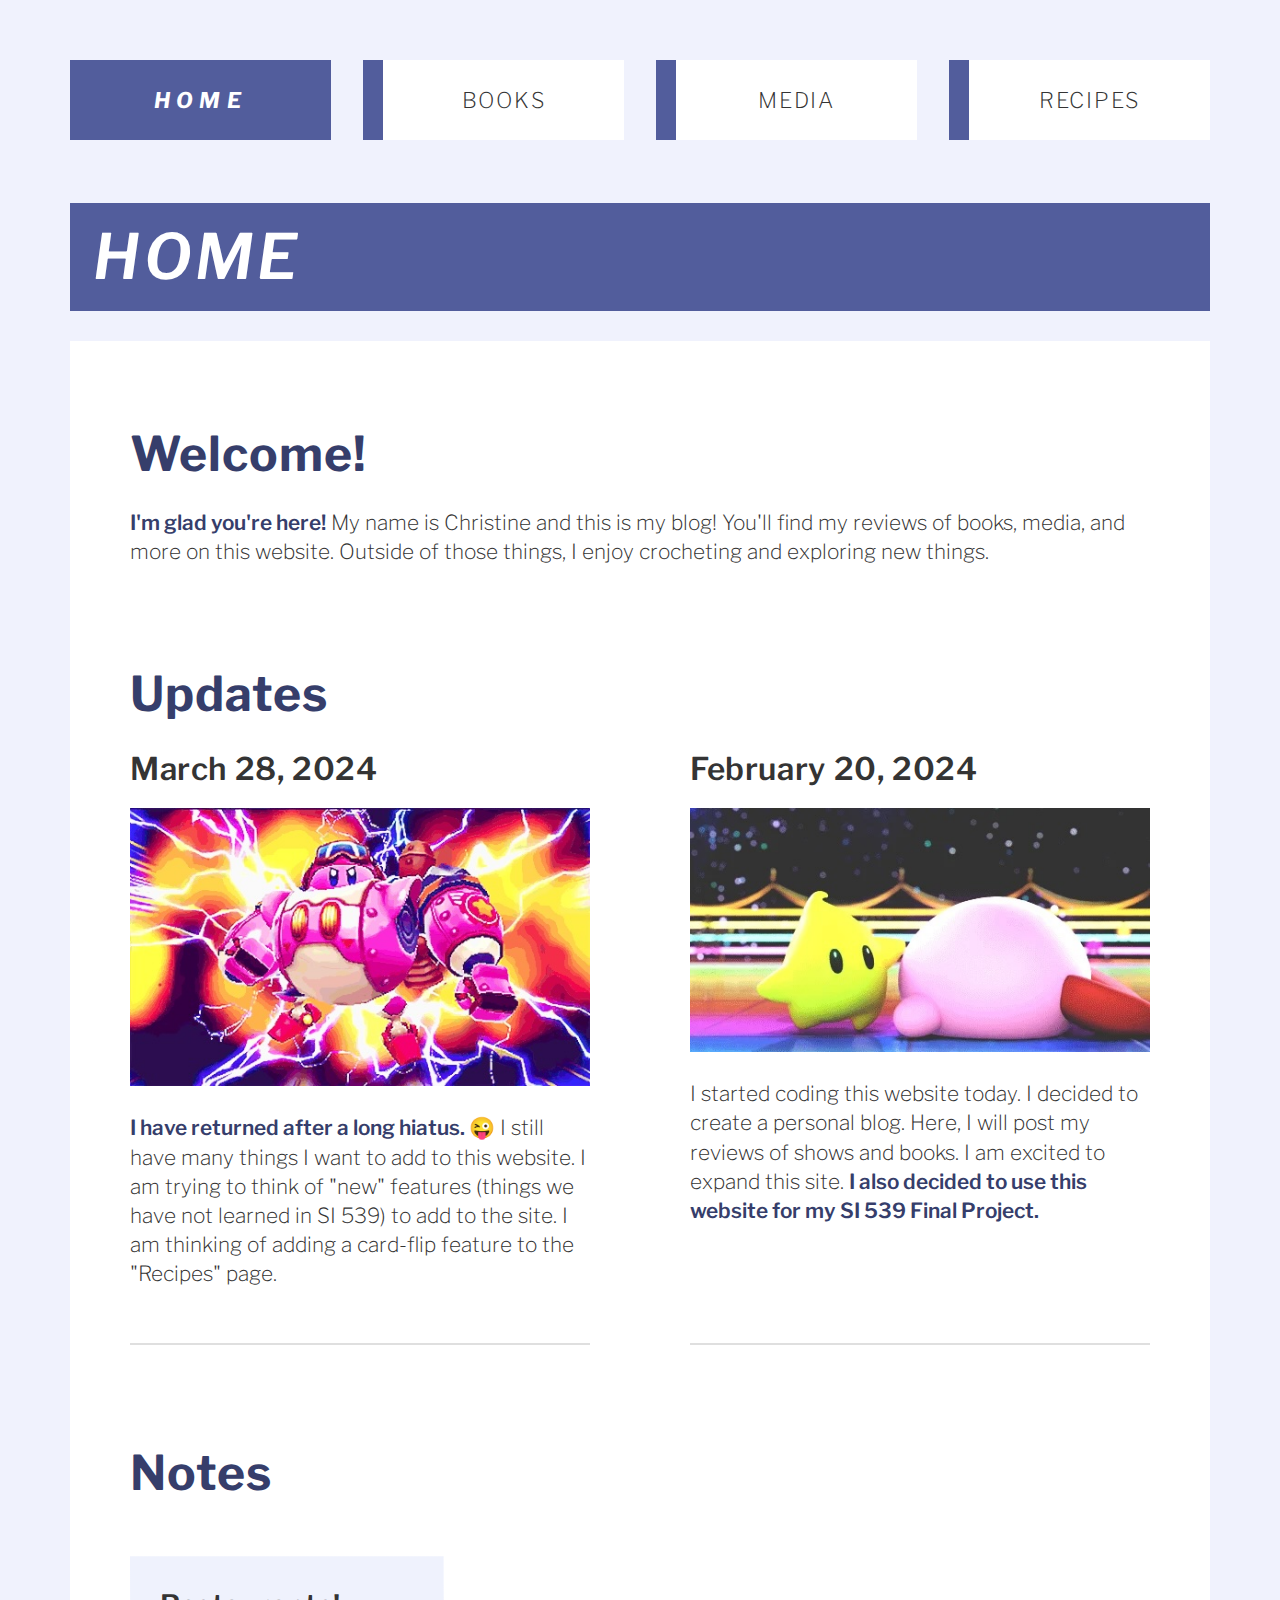
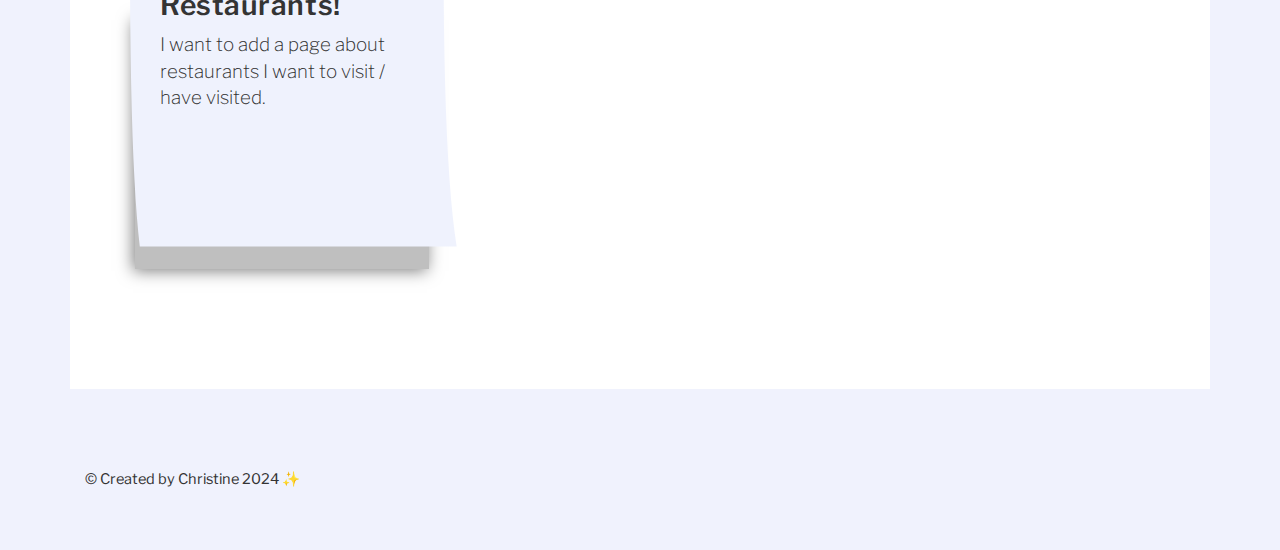
<file: index.html>
<!DOCTYPE html>
<html lang="en">
<head>
    <meta charset="UTF-8">
    <meta name="viewport" content="width=device-width, initial-scale=1.0">
    <link rel="stylesheet" type="text/css" href="css/reset.css">
    <link rel="stylesheet" type="text/css" href="css/style.css">
    <link rel="icon" type="image/x-icon" href="images/strawberry_favicon.ico">
    <link rel="preconnect" href="https://fonts.googleapis.com">
    <link rel="preconnect" href="https://fonts.gstatic.com" crossorigin>
    <link href="https://fonts.googleapis.com/css2?family=Libre+Franklin:ital,wght@0,100..900;1,100..900&display=swap" rel="stylesheet">
    <title>Home</title>
</head>

<body>
    <header>

        <div class="skiptomain">
            <a href="#skiptomain">Skip to main content</a>
        </div>

        <nav>
            <ul>
                <li><a class="current" href="index.html">Home</a></li>
                <li><a href="books.html">Books</a></li>
                <li><a href="media.html">Media</a></li>
                <li><a href="recipes.html">Recipes</a></li>
            </ul>
        </nav>

        <h1>Home</h1>

    </header>

    <main id="skiptomain">
        <div class="welcome">
            <div>
                <h2>Welcome!</h2>
                <p><span class="highlight">I'm glad you're here!</span> My name is Christine and this is my blog! You'll find my reviews of books, media, and more on this website. Outside of those things, I enjoy crocheting and exploring new things.</p>
            </div>
        </div>

        <h2>Updates</h2>
 
        <div class="updates">
            <!-- Update -->
            <div>
                <h3>March 28, 2024</h3>
                <img src="images/kirby_mech_still.jpg" alt="Kirby character in a mechanical suit making a strong pose.">
                <p><span class="highlight">I have returned after a long hiatus. &#128540;</span> I still have many things I want to add to this website. I am trying to think of "new" features (things we have not learned in SI 539) to add to the site. I am thinking of adding a card-flip feature to the "Recipes" page.</p>
            </div>
            <!-- Update -->
            <div>
                <h3>February 20, 2024</h3>
                <img src="images/kirby_sleep_still.jpg" alt="Kirby lying on floor with star patting his head">
                <p>I started coding this website today. I decided to create a personal blog. Here, I will post my reviews of shows and books. I am excited to expand this site. <span class="highlight">I also decided to use this website for my SI 539 Final Project.</span></p>
            </div>
        </div>
        <h2>Notes</h2>
        <div class="notes">
            <!-- Sticky note -->
            <div class="sticky-container">
                <div class="sticky-outer">
                <div class="sticky">
                    <svg width="0" height="0">
                    <defs>
                        <clipPath id="stickyClip" clipPathUnits="objectBoundingBox">
                        <path
                            d="M 0 0 Q 0 0.69, 0.03 0.96 0.03 0.96, 1 0.96 Q 0.96 0.69, 0.96 0 0.96 0, 0 0"
                            stroke-linejoin="round"
                            stroke-linecap="square"
                        />
                        </clipPath>
                    </defs>
                    </svg>
                    <div class="sticky-content">
                    <h3>Restaurants!</h3>
                    <p>I want to add a page about restaurants I want to visit / have visited.</p>
                    </div>
                </div>
            </div>
    </main>
</body>
<footer>
    <p>&copy; Created by Christine 2024 &#10024;</p>
</footer>
</html>
</file>
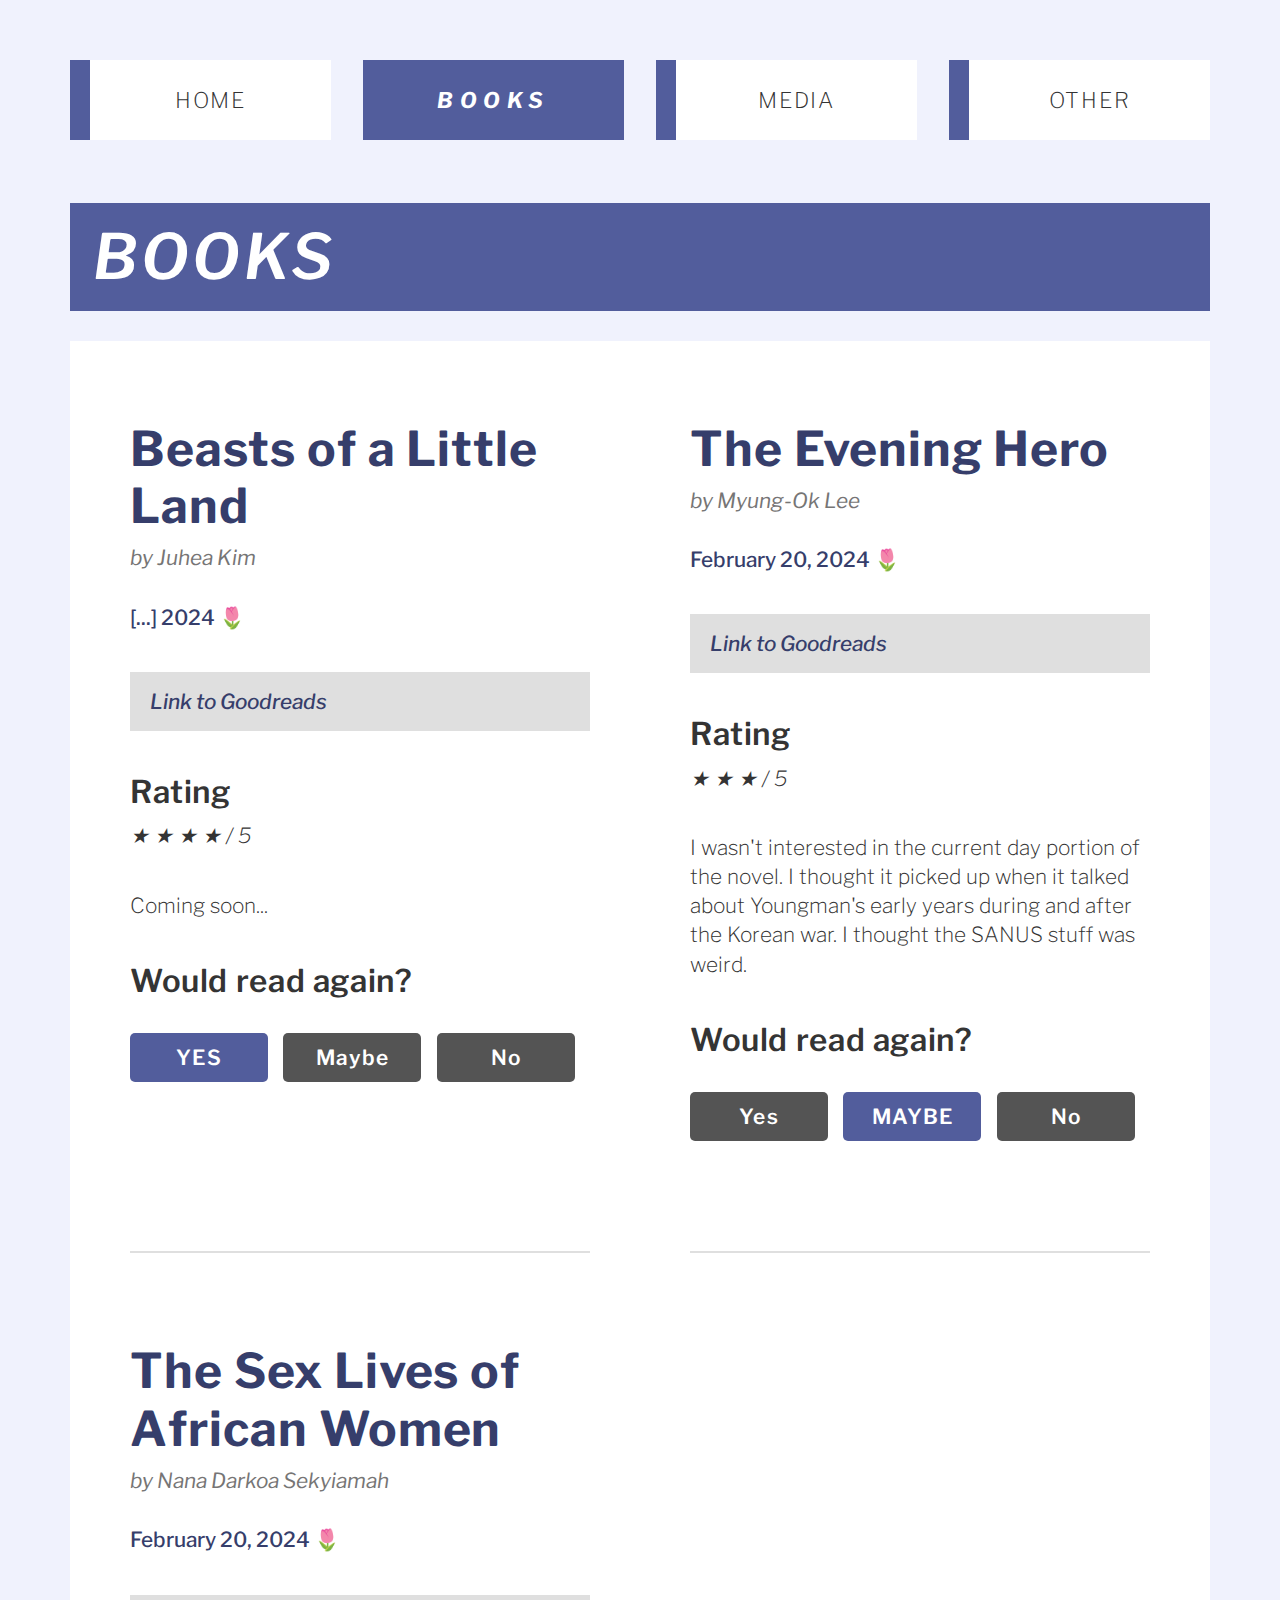
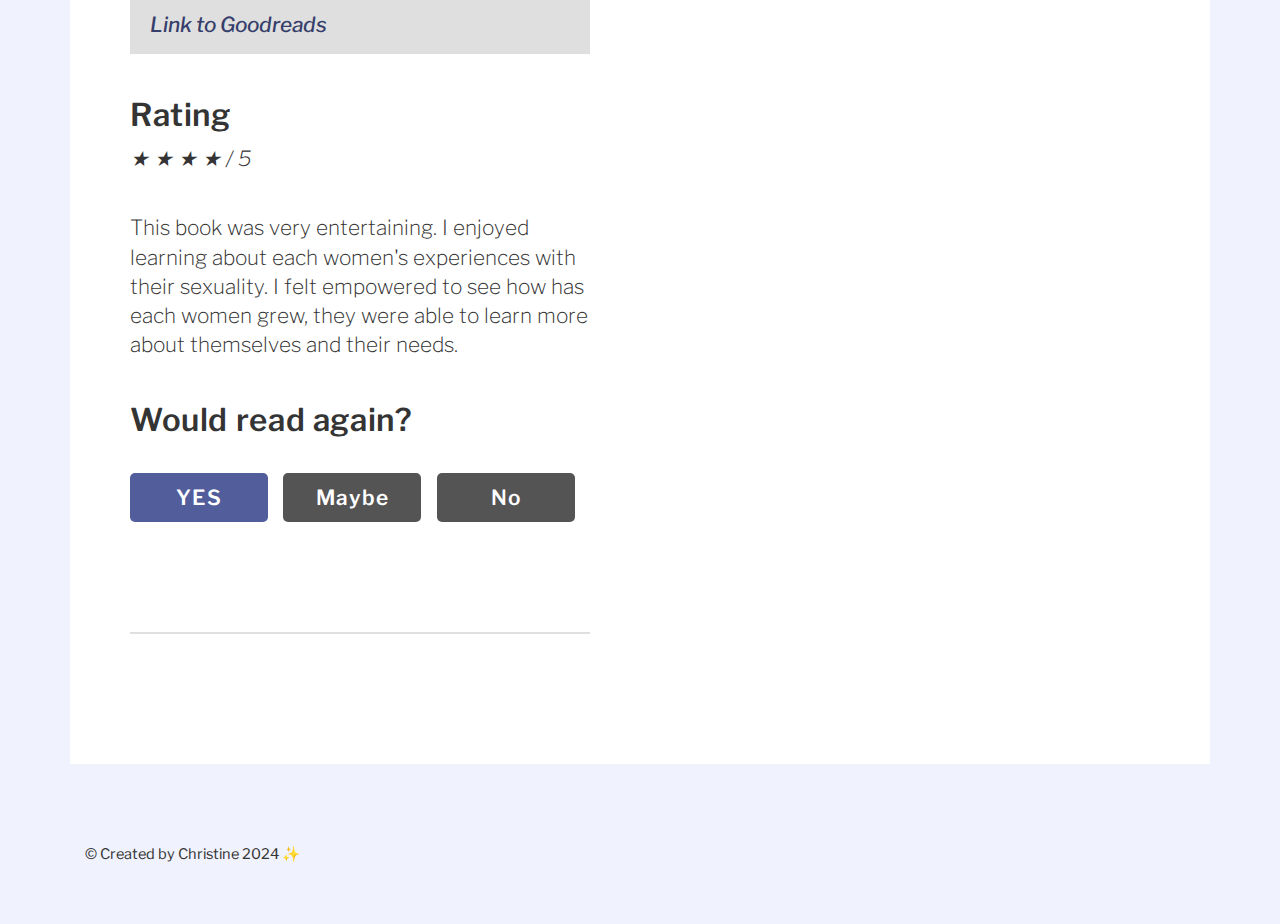
<file: books.html>
<!DOCTYPE html>
<html lang="en">
<head>
    <meta charset="UTF-8">
    <meta name="viewport" content="width=device-width, initial-scale=1.0">
    <link rel="stylesheet" type="text/css" href="css/reset.css">
    <link rel="stylesheet" type="text/css" href="css/style.css">
    <link rel="icon" type="image/x-icon" href="images/favicon.ico">
    <link rel="preconnect" href="https://fonts.googleapis.com">
    <link rel="preconnect" href="https://fonts.gstatic.com" crossorigin>
    <link href="https://fonts.googleapis.com/css2?family=Libre+Franklin:ital,wght@0,100..900;1,100..900&display=swap" rel="stylesheet">
    <title>Books</title>
</head>
<body>
    <header>
        <div class="skiptomain">
            <a href="#skiptomain">Skip to main content</a>
        </div>
        <nav>
            <ul>
                <li><a href="index.html">Home</a></li>
                <li><a class="current" href="books.html">Books</a></li>
                <li><a href="media.html">Media</a></li>
                <li><a href="">Other</a></li>
            </ul>
        </nav>
        <h1>Books</h1>
    </header>
    <main class="reviews" id="skiptomain">
        <!-- Book start -->
        <div>
            <h2 class="title">Beasts of a Little Land</h2>
            <p class="sub_title">by Juhea Kim</p>
            <p class="reviewdate">[...] 2024 &#127799;</p>
            <a class="linktoitem" href="https://www.goodreads.com/en/book/show/57151981" target="_blank">Link to Goodreads</a>
            <div class="rating">
                <div>
                    <h3>Rating</h3>
                    <p>&#9733; &#9733; &#9733; &#9733; / 5</p>

                    <p>Coming soon...</p>

                    <h3>Would read again?</h3>
                    <div class="readwatchagain">
                        <p class="select">Yes</p>
                        <p>Maybe</p>
                        <p>No</p>
                    </div>
                </div>
            </div>
        </div>
        
        <!-- Book start -->
        <div>
            <h2 class="title">The Evening Hero</h2>
            <p class="sub_title">by Myung-Ok Lee</p>
            <p class="reviewdate">February 20, 2024 &#127799;</p>
            <a class="linktoitem" href="https://www.goodreads.com/en/book/show/59365049" target="_blank">Link to Goodreads</a>
            <div class="rating">
                <div>
                    <h3>Rating</h3>
                    <p>&#9733; &#9733; &#9733; / 5</p>
                    <p>I wasn't interested in the current day portion of the novel. I thought it picked up when it talked about Youngman's early years during and after the Korean war. I thought the SANUS stuff was weird.</p>
                    <h3>Would read again?</h3>
                    <div class="readwatchagain">
                        <p>Yes</p>
                        <p class="select">Maybe</p>
                        <p>No</p>
                    </div>
                </div>
            </div>
        </div>

        <!-- Book start -->
        <div>
            <h2 class="title">The Sex Lives of African Women</h2>
            <p class="sub_title">by Nana Darkoa Sekyiamah</p>
            <p class="reviewdate">February 20, 2024 &#127799;</p>
            <a class="linktoitem" href="https://www.goodreads.com/en/book/show/59584100" target="_blank">Link to Goodreads</a>
            <div class="rating">
                <div>
                    <h3>Rating</h3>
                    <p>&#9733; &#9733; &#9733; &#9733; / 5</p>
                    <p>This book was very entertaining. I enjoyed learning about each women's experiences with their sexuality. I felt empowered to see how has each women grew, they were able to learn more about themselves and their needs.</p>
                    <h3>Would read again?</h3>
                    <div class="readwatchagain">
                        <p class="select">Yes</p>
                        <p>Maybe</p>
                        <p>No</p>
                    </div>
                </div>
            </div>
        </div>

        <p>&#10024; &#129419; &#10024;</p>
    </main>
</body>
<footer>
    <p>&copy; Created by Christine 2024 &#10024;</p>
</footer>
</html>
</file>
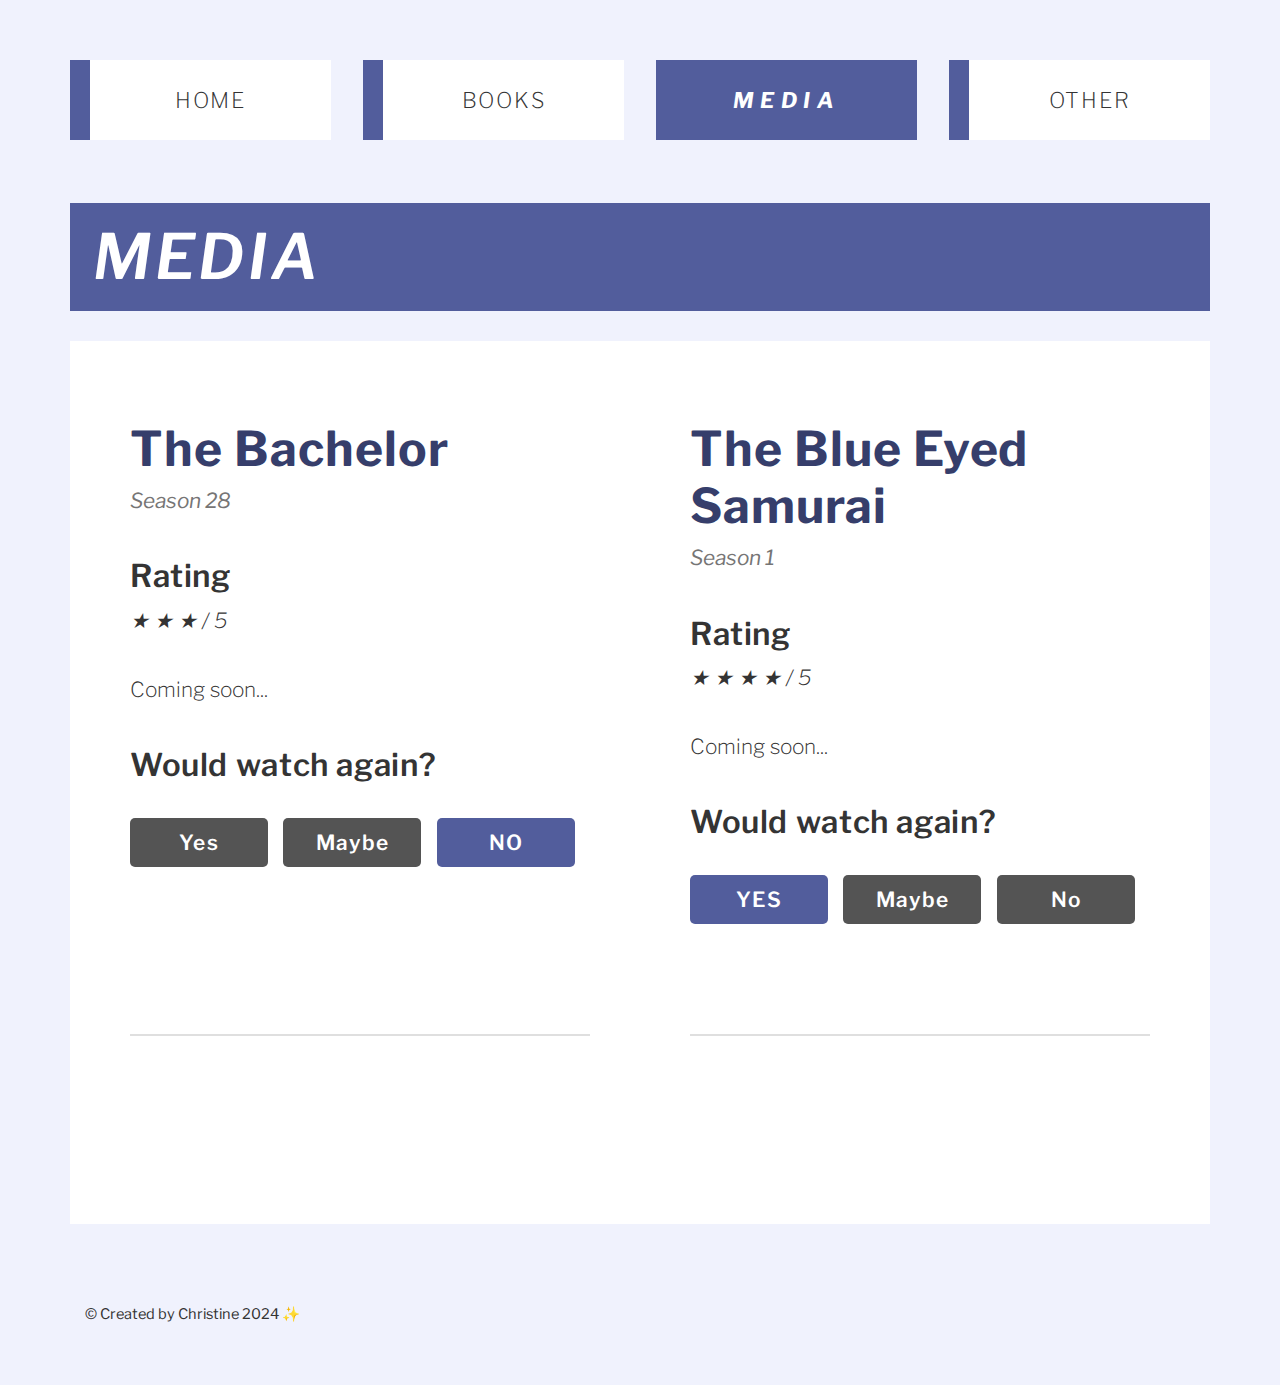
<file: media.html>
<!DOCTYPE html>
<html lang="en">
<head>
    <meta charset="UTF-8">
    <meta name="viewport" content="width=device-width, initial-scale=1.0">
    <link rel="stylesheet" type="text/css" href="css/reset.css">
    <link rel="stylesheet" type="text/css" href="css/style.css">
    <link rel="icon" type="image/x-icon" href="images/favicon.ico">
    <link rel="preconnect" href="https://fonts.googleapis.com">
    <link rel="preconnect" href="https://fonts.gstatic.com" crossorigin>
    <link href="https://fonts.googleapis.com/css2?family=Libre+Franklin:ital,wght@0,100..900;1,100..900&display=swap" rel="stylesheet">
    <title>Media</title>
</head>
<body>
    <header>
        <div class="skiptomain">
            <a href="#skiptomain">Skip to main content</a>
        </div>
        <nav>
            <ul>
                <li><a href="index.html">Home</a></li>
                <li><a href="books.html">Books</a></li>
                <li><a class="current" href="media.html">Media</a></li>
                <li><a href="">Other</a></li>
            </ul>
        </nav>
        <h1>Media</h1>
    </header>
    <main class="reviews" id="skiptomain">
        <!-- Media item start -->
        <div>
            <h2 class="title">The Bachelor</h2>
            <p class="sub_title">Season 28</p>
            <div class="rating">
                <div>
                    <h3>Rating</h3>
                    <p>&#9733; &#9733; &#9733; / 5</p>
                    <p>Coming soon...</p>
                    <h3>Would watch again?</h3>
                    <div class="readwatchagain">
                        <p>Yes</p>
                        <p>Maybe</p>
                        <p class="select">No</p>
                    </div>
                </div>
            </div>
        </div>
        <!-- Media item start -->
        <div>
            <h2 class="title">The Blue Eyed Samurai</h2>
            <p class="sub_title">Season 1</p>
            <div class="rating">
                <div>
                    <h3>Rating</h3>
                    <p>&#9733; &#9733; &#9733; &#9733; / 5</p>
                    <p>Coming soon...</p>
                    <h3>Would watch again?</h3>
                    <div class="readwatchagain">
                        <p class="select">Yes</p>
                        <p>Maybe</p>
                        <p>No</p>
                    </div>
                </div>
            </div>
        </div>
        <p>&#10024; &#127795; &#10024;</p>
    </main>
</body>
<footer>
    <p>&copy; Created by Christine 2024 &#10024;</p>
</footer>
</html>
</file>
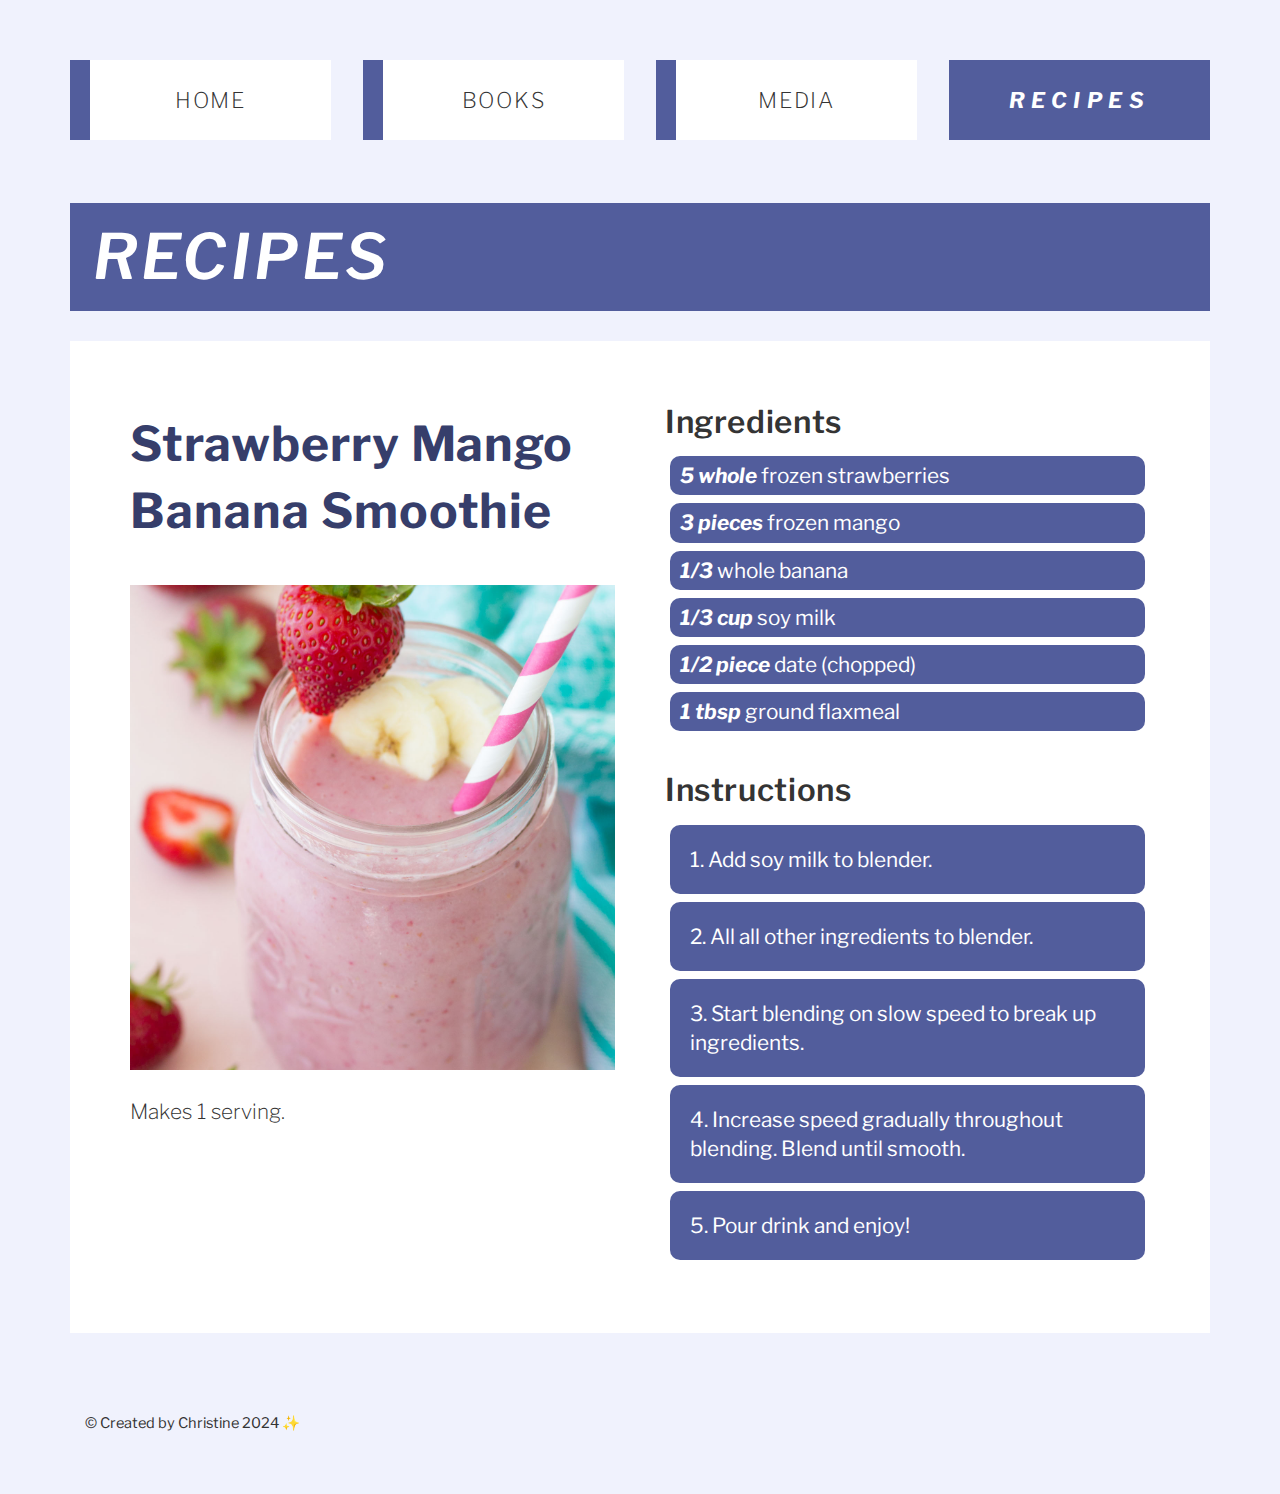
<file: recipes.html>
<!DOCTYPE html>
<html lang="en">
<head>
    <meta charset="UTF-8">
    <meta name="viewport" content="width=device-width, initial-scale=1.0">
    <link rel="stylesheet" type="text/css" href="css/reset.css">
    <link rel="stylesheet" type="text/css" href="css/style.css">
    <link rel="icon" type="image/x-icon" href="images/strawberry_favicon.ico">
    <link rel="preconnect" href="https://fonts.googleapis.com">
    <link rel="preconnect" href="https://fonts.gstatic.com" crossorigin>
    <link href="https://fonts.googleapis.com/css2?family=Libre+Franklin:ital,wght@0,100..900;1,100..900&display=swap" rel="stylesheet">
    <title>Media</title>
</head>
<body>
    <header>
        <div class="skiptomain">
            <a href="#skiptomain">Skip to main content</a>
        </div>
        <nav>
            <ul>
                <li><a href="index.html">Home</a></li>
                <li><a href="books.html">Books</a></li>
                <li><a href="media.html">Media</a></li>
                <li><a class="current" href="recipes.html">Recipes</a></li>
            </ul>
        </nav>
        <h1>Recipes</h1>
    </header>
    <main id="skiptomain", class="recipe_main">
        <div class="recipe_card">
            <div class="recipe_intro">
                <h2>Strawberry Mango Banana Smoothie</h2>
                <img src="images/smoothie.jpeg">
                <p>Makes 1 serving.</p>
            </div>
            <div class="recipe_instructions">
                <h3>Ingredients</h3>
                <ul>
                    <li class="ingredient"><span class="ingredient_count">5 whole</span> frozen strawberries</li>
                    <li class="ingredient"><span class="ingredient_count">3 pieces</span> frozen mango</li>
                    <li class="ingredient"><span class="ingredient_count">1/3</span> whole banana</li>
                    <li class="ingredient"><span class="ingredient_count">1/3 cup</span> soy milk</li>
                    <li class="ingredient"><span class="ingredient_count">1/2 piece</span> date (chopped)</li>
                    <li class="ingredient"><span class="ingredient_count">1 tbsp</span> ground flaxmeal</li>
                </ul>
                <h3>Instructions</h3>
                <ol>
                    <li class="ingredient ingredient_instruction">Add soy milk to blender.</li>
                    <li class="ingredient ingredient_instruction">All all other ingredients to blender.</li>
                    <li class="ingredient ingredient_instruction">Start blending on slow speed to break up ingredients.</li>
                    <li class="ingredient ingredient_instruction">Increase speed gradually throughout blending. Blend until smooth.</li>
                    <li class="ingredient ingredient_instruction">Pour drink and enjoy!</li>
                </ol>
            </div>
        </div>
    </main>
    <script src="js/javascript.js"></script>
</body>
<footer>
    <p>&copy; Created by Christine 2024 &#10024;</p>
</footer>
</html>
</file>
<file: css/style.css>
body {
    background: #f0f2fd;
    padding: 30px 20px 30px 20px;
    font-family: 'Libre Franklin', sans-serif;
    font-size: 1.2em;
    color: #343434;
    line-height: 1.4;
    cursor: url('../images/tiny_cursor_20.png'), default;
}

h1 {
    font-size: 3em;
    font-weight: 600;
    font-style: italic;
    background-color: #525d9c;
    color: #fff;
    text-transform: uppercase;
    margin-top: 50px;
    padding: 10px 0 10px 23px;
}

h2 {
    font-size: 1.8em;
    font-weight: 700;
    color: #363e6b;
    letter-spacing: 0.02em;
    margin: 70px 0 20px 0;
}

h3 {
    font-size: 1.5em;
    font-weight: 600;
    margin: 25px 0 7px 0;
    letter-spacing: 0.02em;
}

img {
    margin-top: 50px;
    margin-bottom: 17px;
    width: 100%;
}

div.updates > div > img {
    margin-top: 10px;
}

footer {
    font-size: 0.7em;
    margin: 80px 0 10px 15px;
    color: #343434;
}

.skiptomain a {
    position: absolute;
    left: -1000px;
    background-color: #fff;
    padding: 5px;
    font-size: 0.7em;
    text-transform: uppercase;
    text-decoration: none;
}

.skiptomain a:focus {
    top: 5px;
    left: 5px;
}

nav ul li a {
    display: block;
    margin-bottom: 13px;
    padding: 15px 0 15px 0;
    background-color: #fff;
    border-left: 20px solid #525d9c;
    text-align: center;
    text-transform: uppercase;
    letter-spacing: 0.08em;
    font-size: 1.04em;
    font-weight: 200;
    text-decoration: none;
    color: inherit;
}

nav ul li a.current {
    font-style: italic;
    font-weight: bold;
    border-left: 0;
    color: #fff;
    letter-spacing: 0.3em;
    background-color: #525d9c;
}

/* Emphasized text in body paragraphs */
span.highlight {
    font-weight: 600;
    color: #363e6b;
}

div.welcome h2 {
    margin-top: 20px;
}

h2.title {
    margin-top: 20px;
    margin-bottom: 8px;
    line-height: 1.2em;
}

main > div.updates > h3:first-child {
    margin-top: 0;
}

main > div.updates > h3 {
    margin-top: 70px;
    margin-bottom: 25px;
}

div.rating > div > p {
    margin-bottom: 20px;
}

div.rating > div > p:first-of-type {
    font-style: italic;
}

body > header > h1, main {
    margin-bottom: 30px;
}

main {
    padding: 10px 35px 50px 35px;
    background: #fff;
}

main div > p {
    font-weight: 200;
}

main > p:last-child {
    text-align: center;
    font-size: 2em;
    letter-spacing: 0.1em;
}

main.reviews > div, main > div.updates > div {
    border-bottom: 2px solid #dfdfdf;
    margin-bottom: 70px;
}

main > div.updates > div {
    padding-bottom: 55px;
}

p.sub_title {
    font-style: italic;
    font-weight: 400;
    color: #767575;
}

p.reviewdate {
    display: block;
    padding: 30px 0 10px 0;
    color: #363e6b;
    font-weight: 500;
}

a.linktoitem {
    display: block;
    margin: 30px 0 0 0;
    font-style: italic;
    background-color: #dfdfdf;
    padding: 15px 0 15px 20px;
    text-decoration: none;
    color: #363e6b;
    font-weight: 500;
}

div.readwatchagain {
    display: grid;
    grid-template-columns: 1fr 1fr 1fr;
    justify-items: center;
    padding-bottom: 70px;
    margin: 20px 0 0 0;
}

div.readwatchagain > p {
    background-color: #545454;
    width: 90%;
    text-align: center;
    padding: 10px 0 10px 0;
    font-weight: 600;
    color: #fff;
    border-radius: 5px;
    letter-spacing: 0.05em;
}

div.readwatchagain > p.select {
    background-color: #525d9c;
    text-transform: uppercase;
}

.recipe_card > h2 {
    margin-top: 40px;
}

.recipe_card > img {
    margin-top: 10px;
    margin-bottom: 20px;
}

.recipe_instructions > ul, .recipe_instructions > ol {
    padding: 5px;
}

.recipe_instructions li {
    padding: 5px 5px 5px 10px;
    color: #fff;
    background-color: #525d9c;
    margin-bottom: 8px;
    border-radius: 10px;
}

.recipe_instructions > ol > li {
    list-style-position: inside;
    padding: 20px;
}

.ingredient_count {
    font-weight: bold;
    font-style: italic;
}

.sticky-container {
    max-width: 400px;
    position: relative;
  }
  
  .sticky-outer {
    display: flex;
    padding-top: 92.5925926%;
    position: relative;
    width: 100%;
  }
  
  .sticky {
    position: absolute;
    top: 0;
    left: 0;
    right: 0;
    bottom: 0;
  }
  
  /* Shadow behind the sticky note */
  .sticky:before {
    box-shadow: -2px 2px 15px 0 rgba(0, 0, 0, 0.5);
    background-color: rgba(0, 0, 0, 0.25);
    content: '';
    width: 90%;
    left: 5px;
    height: 83%;
    position: absolute;
    top: 30%;
  }
  
  /* The sticky note itself */
  .sticky-content {
    background: linear-gradient(
      180deg,
      #eff2fd 0%,
      #eff2fd 12%,
      #eff2fd 75%,
      #eff2fd 100%
    );
    width: 100%;
    height: 100%;
    display: block;
    justify-content: start;
    align-items: start;
    clip-path: url(#stickyClip);
    padding: 30px 45px 30px 30px;
  }

  .notes {
    display: grid;
    grid-template-columns: 1fr;
    row-gap: 20px;
}

@media only screen and (min-width: 900px) {
    
    body {
        font-size: 1.3em;
        margin: 20px 50px 20px 50px;
    }

    img {
        margin: 20px 0 20px 0;
    }
    
    h1 {
        letter-spacing: 0.06em;
    }

    h2 {
        font-size: 2.3em;
    }
    
    nav ul {
        display: grid;
        grid-template-columns: 1fr 1fr 1fr 1fr;
        justify-items: center;
        margin-top: 10px;
        margin-bottom: 10px;
        column-gap: 32px;
    }

    nav ul li {
        width: 100%;
        margin-bottom: 0;
        font-weight: 300;
    }

    nav ul li a {
        padding: 25px 0 25px 0;
        transition: letter-spacing 0.8s, color 0s, border-left 1s;
    }

    main {
        display: grid;
        grid-template-columns: 1fr 1fr;
        column-gap: 100px;
        padding: 60px;
    }

    main > h2 {
        grid-column: 1 / span 2;
        margin-top: 95px;
    }

    main > div.updates {
        grid-column: 1 / span 2;
        display: grid;
        grid-template-columns: 1fr 1fr;
        column-gap: 100px;
    }

    div.rating {
        padding-top: 40px;
    }

    div > h3:first-child {
        margin-top: 0;
    }

    div > div.rating p {
        margin-bottom: 40px;
    }

    div.readwatchagain {
        justify-items: left;
    }

    div.readwatchagain > p {
        margin-top: 10px;
    }

    nav ul li a:hover {
        letter-spacing: 0.3em;
    }
    
    /* Nav link changes color when user hovers over it */
    nav ul li a:hover, a.linktoitem:hover{
        background-image: linear-gradient(90deg, #00C0FF 0%, #FFCF00 49%, #FC4F4F 80%, #00C0FF 100%);
        animation:slidebg 5s linear infinite;
        border-left: 0;
        color: #fff;
        font-weight: 700;
     }
     
     
    @keyframes slidebg {
       to {
         background-position:20vw;
       }
     }

    main > p:last-child {
        visibility: hidden;
    }

    main > div.welcome {
        grid-area: 1 / 1 / span 1 / span 2;
    }

    .recipe_main {
        display: block;
    }

    .recipe_card {
        display: grid;
        grid-template-columns: 1fr 1fr;
        gap: 50px;
    }

    .recipe_intro > h2 {
        margin-top: 10px;
    }

    /* Cursor changes when user hovers over ingredient / instruction for recipe to a check mark */
    .recipe_instructions > ol > li:hover, .recipe_instructions > ul > li:hover {
        cursor: url("../images/check_cursor.png"), default;
    }

    h2 {
        margin-top: 10px;
        background-image: linear-gradient(to right, rgba(255,255,255,0) 50%, #eff2fd 50%);
        background-position: -0% 0;
        background-size: 200% auto;
        transition: background-position 0.5s ease-out;
    }

    h2:hover {
        background-position: -99.99% 0;
    }

    .notes {
        grid-column: 1/-1;
        display: grid;
        grid-template-columns: 1fr 1fr 1fr;
        gap: 20px;
        margin-bottom: 100px;
    }
    
    /* Sticky note background changes color when user hovers over it */
    .sticky-content:hover {
        background: linear-gradient(
          180deg,
          #525d9c 0%,
          #525d9c 12%,
          #525d9c 75%,
          #525d9c 100%
        );
        color: white;
      }

    main > div.updates > div {
        margin-bottom: 0;
    }

    .sticky-content {
        font-size: 0.65em;
    }
}

@media only screen and (min-width: 1100px) {
    .sticky-content {
        font-size: 0.9em;
    }
}
</file>
